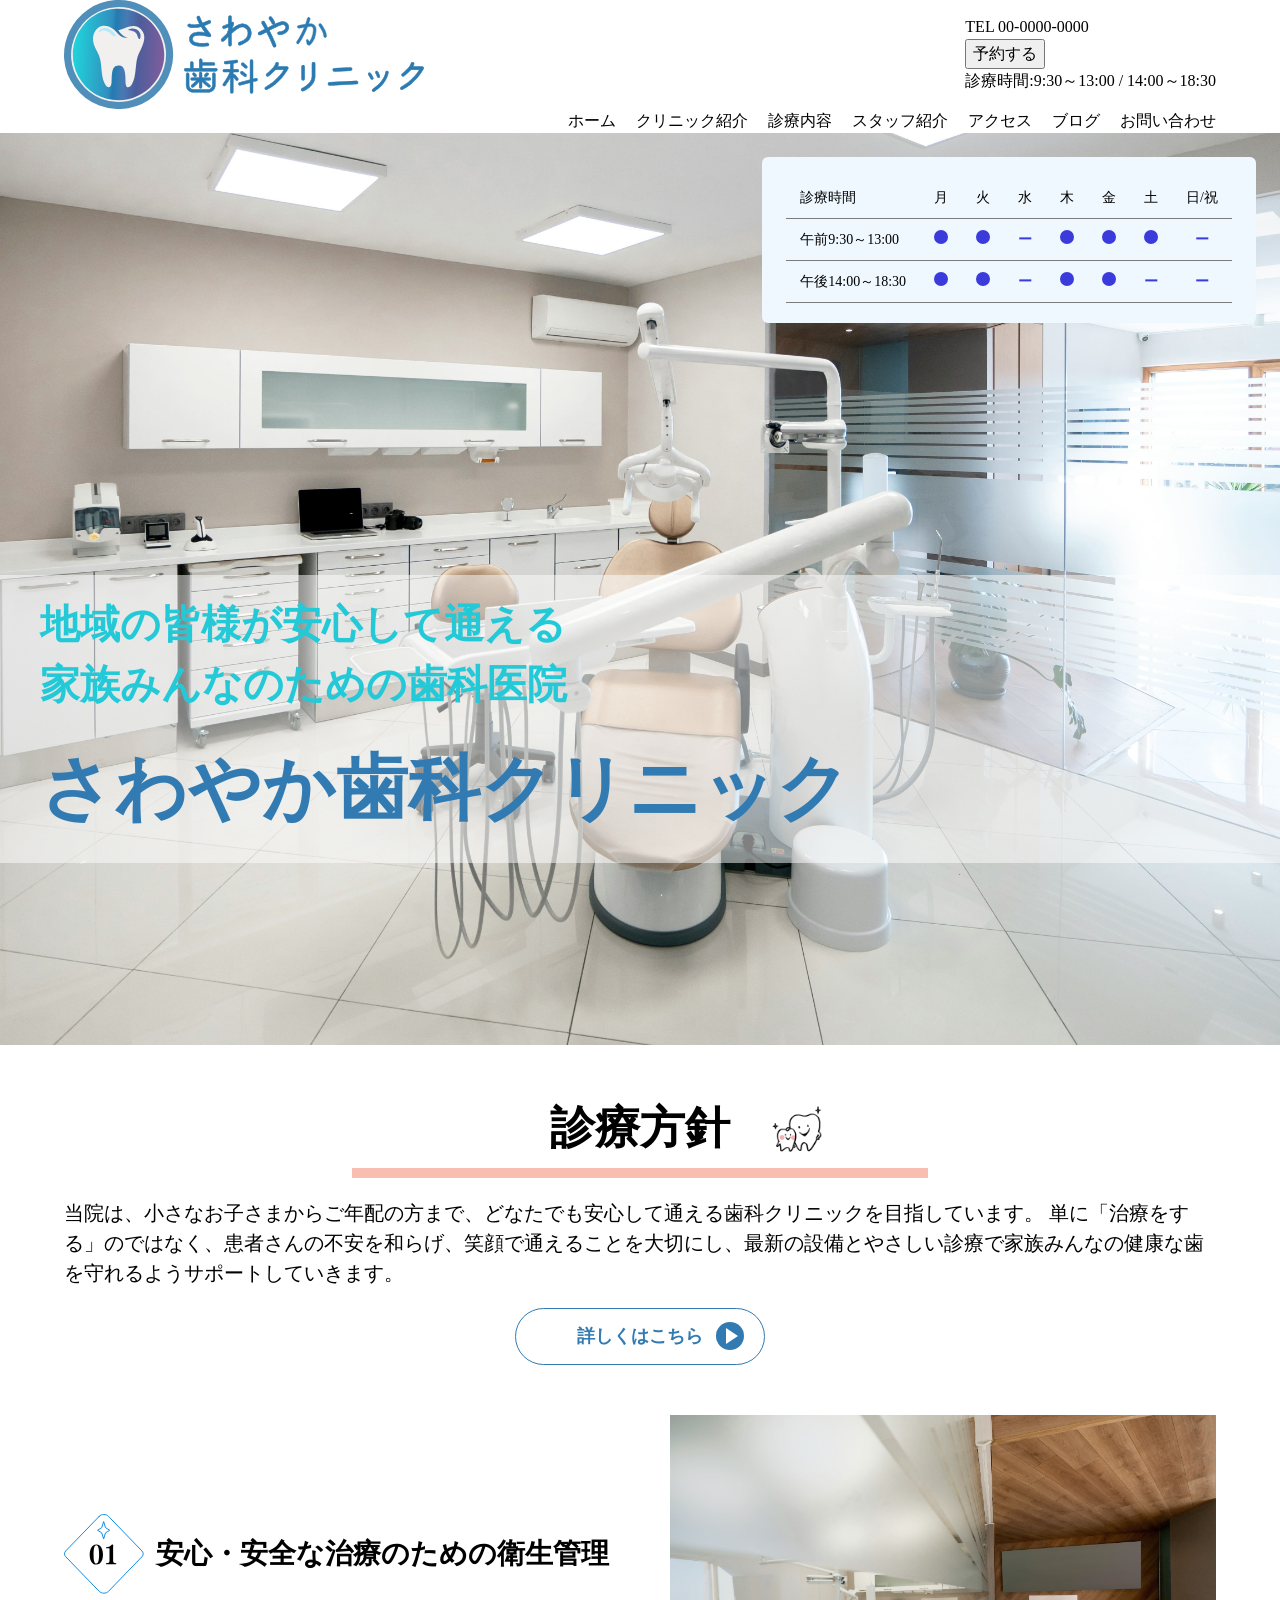
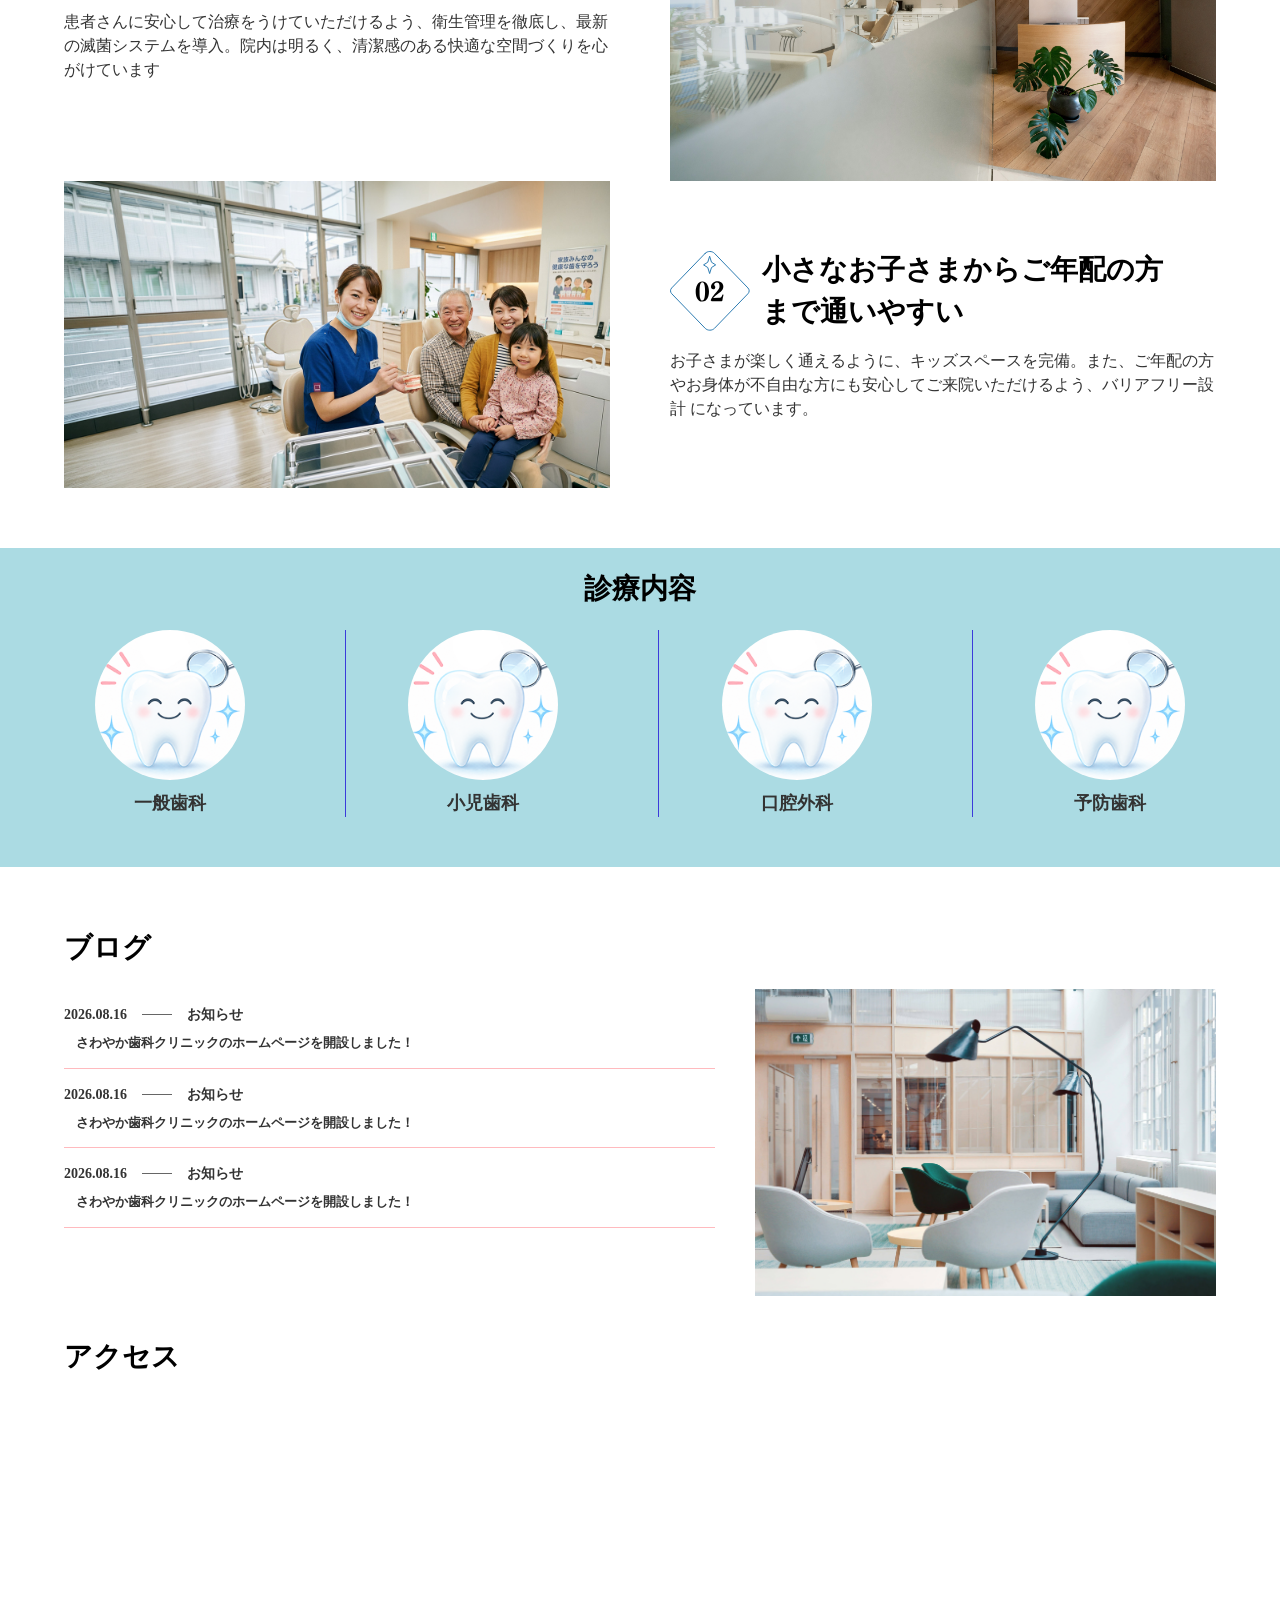
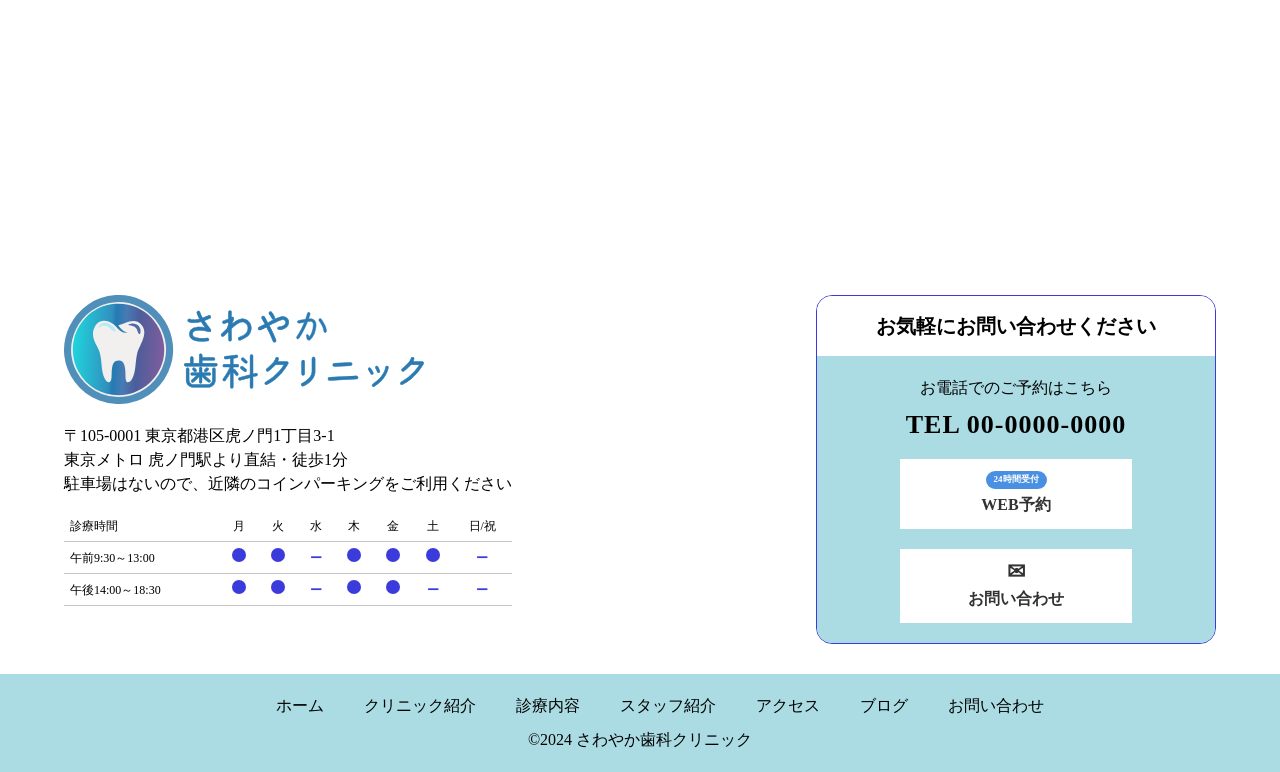
<file: site/index.html>
<!DOCTYPE html>
<html lang="ja">

<head>
  <meta charset="UTF-8">
  <meta name="viewport" content="width=device-width, initial-scale=1.0">
  <title>さわやか歯科クリニック | 港区虎ノ門</title>
  <link rel="stylesheet" href="css/reset.css">
  <link rel="stylesheet" href="css/style.css">

</head>

<body>
  <header>
    <div class="wrapper">
      <div class="header-inner">
        <h1><img src="img/logo2.svg" alt="さわやか歯科クリニック"></h1>
        <div>
          <p><a href="tel:00-0000-0000">TEL 00-0000-0000</a></p><button>予約する</button>
          <p>診療時間:9:30～13:00 / 14:00～18:30</p>
        </div>

      </div>
      <nav class="nav-pc">
        <ul>
          <li><a href="#home">ホーム</a></li>
          <li><a href="#clinic">クリニック紹介</a></li>
          <li><a href="#treatment">診療内容</a></li>
          <li><a href="#staff">スタッフ紹介</a></li>
          <li><a href="#access">アクセス</a></li>
          <li><a href="#blog">ブログ</a></li>
          <li><a href="#contact">お問い合わせ</a></li>
        </ul>
      </nav>
    </div>
  </header>
  <main>
    <div class="main-visual">
      <img class="hero-img" src="img/img3.jpg" alt="さわやか歯科クリニック">
      <div class="schedule-box">
        <table class="schedule-table">
          <thead>
            <tr>
              <th>診療時間</th>
              <th>月</th>
              <th>火</th>
              <th>水</th>
              <th>木</th>
              <th>金</th>
              <th>土</th>
              <th>日/祝</th>
            </tr>
          </thead>
          <tbody>
            <tr>
              <td>午前9:30～13:00</td>
              <td><span class="open"></span></td>
              <td><span class="open"></span></td>
              <td><span class="closed">ー</span></td>
              <td><span class="open"></span></td>
              <td><span class="open"></span></td>
              <td><span class="open"></span></td>
              <td><span class="closed">ー</span></td>
            </tr>
            <tr>
              <td>午後14:00～18:30</td>
              <td><span class="open"></span></td>
              <td><span class="open"></span></td>
              <td><span class="closed">ー</span></td>
              <td><span class="open"></span></td>
              <td><span class="open"></span></td>
              <td><span class="closed">ー</span></td>
              <td><span class="closed">ー</span></td>
            </tr>
          </tbody>
        </table>
      </div>

      <div class="main-visual-text">
        <p>地域の皆様が安心して通える<br>家族みんなのための歯科医院</p>
        <h2>さわやか歯科クリニック</h2>
      </div>
    </div>

    <section class="concept">
      <div class="wrapper">
        <h3 class="section-title-plan">診療方針</h3>

        <p>当院は、小さなお子さまからご年配の方まで、どなたでも安心して通える歯科クリニックを目指しています。
          単に「治療をする」のではなく、患者さんの不安を和らげ、笑顔で通えることを大切にし、最新の設備とやさしい診療で家族みんなの健康な歯を守れるようサポートしていきます。</p>
        <a href="#" class="btn">
          詳しくはこちら
          <span class="btn-icon">></span>
        </a>
      </div>
    </section>

    <section class="feature">
      <div class="wrapper">
        <div class="feature-inner">

          <div class="feature-item">
            <div class="feature-txt-box">
              <div class="feature-title">
                <img src="img/number-1.svg" alt="01" class="feature-num">
                <h4>安心・安全な治療のための衛生管理</h4>
              </div>
              <p>患者さんに安心して治療をうけていただけるよう、衛生管理を徹底し、最新の滅菌システムを導入。院内は明るく、清潔感のある快適な空間づくりを心がけています</p>
            </div>
            <figure class="feature-img">
              <img src="img/feature_1.jpg" alt="">
            </figure>
          </div>

          <div class="feature-item">
            <div class="feature-txt-box">
              <div class="feature-title">
                <img src="img/number-2.svg" alt="02" class="feature-num">
                <h4>小さなお子さまからご年配の方<br>まで通いやすい</h4>
              </div>
              <p>お子さまが楽しく通えるように、キッズスペースを完備。また、ご年配の方やお身体が不自由な方にも安心してご来院いただけるよう、バリアフリー設計 になっています。</p>
            </div>
            <figure class="feature-img">
              <img src="img/feature_2.jpg" alt="">
            </figure>
          </div>
        </div>
      </div>
    </section>

    <section class="treatment" id="treatment">
      <div class="wrapper">
        <h4 class="section-title">診療内容</h4>
        <div class="treatment-list">
          <div class="treatment-item">
            <a href="#">
              <div class="treatment-icon">
                <img src="img/dental-free.png" alt="一般歯科">
              </div>
              <h5 class="treatment-title">一般歯科</h5>
            </a>
          </div>
          <div class="treatment-item">
            <a href="#">
              <div class="treatment-icon">
                <img src="img/dental-free.png" alt="小児歯科">
              </div>
              <h5 class="treatment-title">小児歯科</h5>
            </a>
          </div>
          <div class="treatment-item">
            <a href="#">
              <div class="treatment-icon">
                <img src="img/dental-free.png" alt="口腔外科">
              </div>
              <h5 class="treatment-title">口腔外科</h5>
            </a>
          </div>
          <div class="treatment-item">
            <a href="#">
              <div class="treatment-icon">
                <img src="img/dental-free.png" alt="予防歯科">
              </div>
              <h5 class="treatment-title">予防歯科</h5>
            </a>
          </div>
        </div>
      </div>
    </section>

    <section class="blog" id="blog">
      <div class="wrapper">
        <h5 class="section-title">ブログ</h5>
        <div class="blog-inner">
          <ul class="blog-list">
            <li class="blog-item">
              <a href="#">
                <div class="blog-meta">
                  <p class="blog-date">2026.08.16</p>
                  <span class="blog-category">お知らせ</span>
                </div>
                <p class="blog-title">さわやか歯科クリニックのホームページを開設しました！</p>
              </a>
            </li>
            <li class="blog-item">
              <a href="#">
                <div class="blog-meta">
                  <p class="blog-date">2026.08.16</p>
                  <span class="blog-category">お知らせ</span>
                </div>
                <p class="blog-title">さわやか歯科クリニックのホームページを開設しました！</p>
              </a>
            </li>
            <li class="blog-item">
              <a href="#">
                <div class="blog-meta">
                  <p class="blog-date">2026.08.16</p>
                  <span class="blog-category">お知らせ</span>
                </div>
                <p class="blog-title">さわやか歯科クリニックのホームページを開設しました！</p>
              </a>
            </li>
          </ul>
          <figure class="blog-img">
            <img src="img/img8.jpg" alt="">
          </figure>
        </div>
      </div>
    </section>

    <!-- 医院情報・お問い合わせエリア -->
    <section class="info-contact">
      <div class="wrapper">
        <h5 class="section-title">アクセス</h5>
        <iframe class="map"
          src="https://www.google.com/maps/embed?pb=!1m18!1m12!1m3!1d3241.3081008692147!2d139.74734907634277!3d35.669414930622104!2m3!1f0!2f0!3f0!3m2!1i1024!2i768!4f13.1!3m3!1m2!1s0x60188b5f5a18eac5%3A0x2a8366f3652c80e1!2z5p2x5Lqs6JmO44OO6ZaA44Kw44Ot44O844OQ44Or44K544Kv44Ko44Ki!5e0!3m2!1sja!2sjp!4v1789470442594!5m2!1sja!2sjp"
          width="600" height="450" style="border:0;" allowfullscreen="" loading="lazy"
          referrerpolicy="strict-origin-when-cross-origin"></iframe>

        <div class="info-contact-inner">

          <!-- 左側：医院情報＆診療時間 -->
          <div class="clinic-info">
            <div class="clinic-logo">
              <img src="img/logo2.svg" alt="さわやか歯科クリニック">
            </div>
            <div class="clinic-address">
              <p>〒105-0001 東京都港区虎ノ門1丁目3-1</p>
              <p>東京メトロ 虎ノ門駅より直結・徒歩1分</p>
              <p>駐車場はないので、近隣のコインパーキングをご利用ください</p>
            </div>
            <table class="schedule-table-mini">
              <thead>
                <tr>
                  <th>診療時間</th>
                  <th>月</th>
                  <th>火</th>
                  <th>水</th>
                  <th>木</th>
                  <th>金</th>
                  <th>土</th>
                  <th>日/祝</th>
                </tr>
              </thead>
              <tbody>
                <tr>
                  <td>午前9:30～13:00</td>
                  <td><span class="open"></span></td>
                  <td><span class="open"></span></td>
                  <td><span class="closed">ー</span></td>
                  <td><span class="open"></span></td>
                  <td><span class="open"></span></td>
                  <td><span class="open"></span></td>
                  <td><span class="closed">ー</span></td>
                </tr>
                <tr>
                  <td>午後14:00～18:30</td>
                  <td><span class="open"></span></td>
                  <td><span class="open"></span></td>
                  <td><span class="closed">ー</span></td>
                  <td><span class="open"></span></td>
                  <td><span class="open"></span></td>
                  <td><span class="closed">ー</span></td>
                  <td><span class="closed">ー</span></td>
                </tr>
              </tbody>
            </table>
          </div>

          <!-- 右側：コンタクトボックス -->
          <div class="contact-box">
            <h4>お気軽にお問い合わせください</h4>
            <div class="contact-box-inner">
              <p class="tel-label">お電話でのご予約はこちら</p>
              <p class="tel-number"><a href="tel:00-0000-0000">TEL 00-0000-0000</a></p>
              <div class="contact-btns">
                <a href="#" class="btn-web">
                  <span class="badge">24時間受付</span>
                  <span class="btn-text">WEB予約</span>
                </a>
                <a href="#contact" class="btn-email">
                  <span class="icon-mail">✉</span>
                  <span class="btn-text">お問い合わせ</span>
                </a>
              </div>
            </div>
          </div>

        </div>
      </div>
    </section>
  </main>

  <footer>
    <nav class="footer-nav-pc">
      <ul>
        <li><a href="#home">ホーム</a></li>
        <li><a href="#clinic">クリニック紹介</a></li>
        <li><a href="#treatment">診療内容</a></li>
        <li><a href="#staff">スタッフ紹介</a></li>
        <li><a href="#access">アクセス</a></li>
        <li><a href="#blog">ブログ</a></li>
        <li><a href="#contact">お問い合わせ</a></li>
      </ul>
      <p class="copyright">&copy;2024 さわやか歯科クリニック</p>
    </nav>
  </footer>
</body>

</html>
</file>
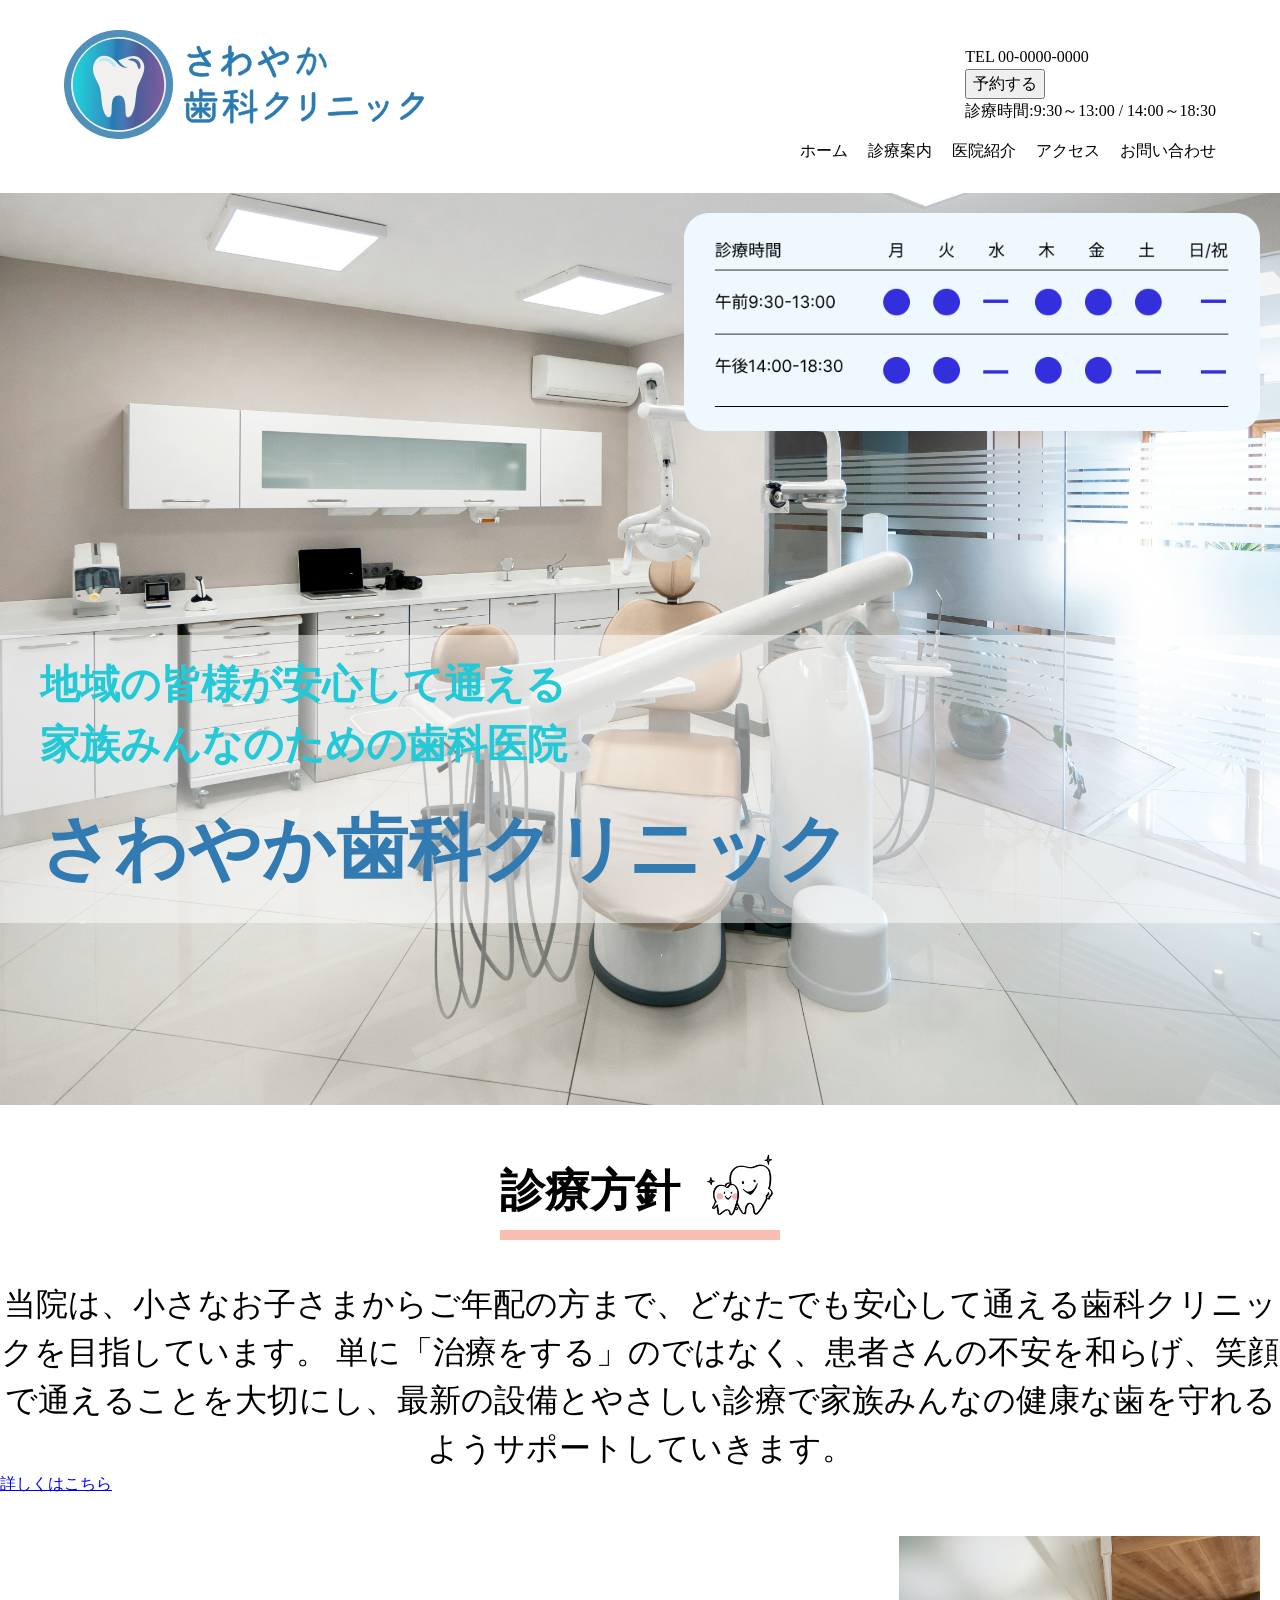
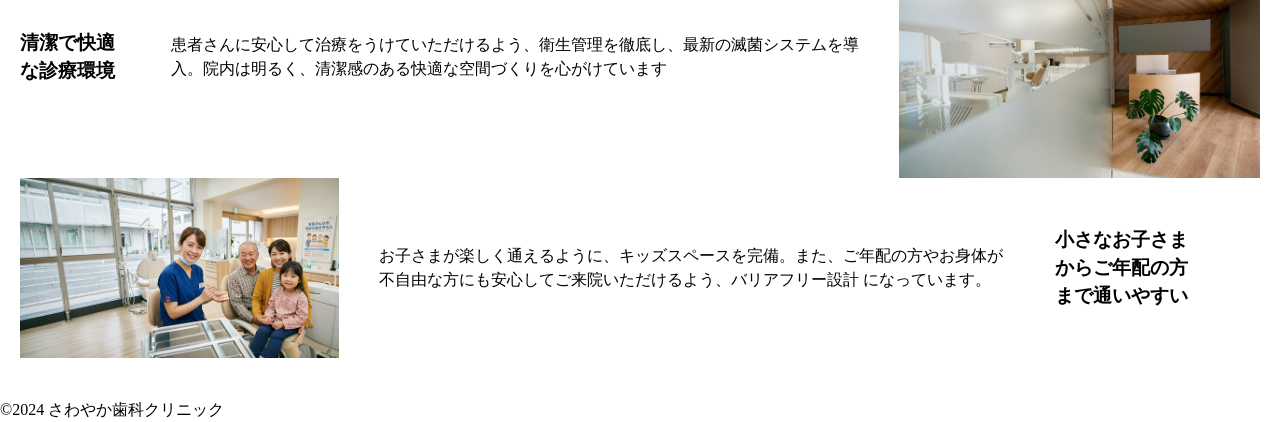
<file: site/site/index.html>
<!DOCTYPE html>
<html lang="ja">

<head>
  <meta charset="UTF-8">
  <meta name="viewport" content="width=device-width, initial-scale=1.0">
  <title>さわやか歯科クリニック | 港区虎ノ門</title>
  <link rel="stylesheet" href="css/reset.css">
  <link rel="stylesheet" href="css/style.css">

</head>

<body>
  <header>
    <div class="wrapper">
      <div class="header-inner">
        <h1><img src="img/logo2.svg" alt="さわやか歯科クリニック"></h1>
        <div>
          <p><a href="tel:00-0000-0000">TEL 00-0000-0000</a></p><button>予約する</button>
          <p>診療時間:9:30～13:00 / 14:00～18:30</p>
        </div>

      </div>
      <nav class="nav-pc">
        <ul>
          <li><a href="#home">ホーム</a></li>
          <li><a href="#treatment">診療案内</a></li>
          <li><a href="#clinic">医院紹介</a></li>
          <li><a href="#access">アクセス</a></li>
          <li><a href="#contact">お問い合わせ</a></li>
        </ul>
      </nav>
    </div>
  </header>
  <main>
    <div class="main-visual">
      <img class="hero-img" src="img/img3.jpg" alt="さわやか歯科クリニック">
      <img class="schedule-img" src="img/Schedule.png" alt="診療時間">
      <div class="main-visual-text">
        <p>地域の皆様が安心して通える<br>家族みんなのための歯科医院</p>
        <h2>さわやか歯科クリニック</h2>
      </div>
    </div>

    <section class="concept">
      <div class="title-wrap">
        <div class="title-inner">
          <h2 class="section-title">診療方針</h2>
          <img class="dental-1-img" src="img/dental_1.jpg" alt="">
        </div>
      </div>
      <P>当院は、小さなお子さまからご年配の方まで、どなたでも安心して通える歯科クリニックを目指しています。
        単に「治療をする」のではなく、患者さんの不安を和らげ、笑顔で通えることを大切にし、最新の設備とやさしい診療で家族みんなの健康な歯を守れるようサポートしていきます。</P>
      <a href="#" class="btn">詳しくはこちら</a>
    </section>

    <section class="feature">
      <div class="feature-inner">
        <div class="feature-item">
          <h3>清潔で快適な診療環境</h3>
          <p>患者さんに安心して治療をうけていただけるよう、衛生管理を徹底し、最新の滅菌システムを導入。院内は明るく、清潔感のある快適な空間づくりを心がけています</p>
          <figure class="feature__img">
            <img src="img/feature_1.jpg" alt="">
          </figure>
        </div>
        <div class="feature-item">
          <h3>小さなお子さまからご年配の方まで通いやすい</h3>
          <p>お子さまが楽しく通えるように、キッズスペースを完備。また、ご年配の方やお身体が不自由な方にも安心してご来院いただけるよう、バリアフリー設計 になっています。</p>
          <figure class="feature__img">
            <img src="img/feature_2.jpg" alt="">
          </figure>
        </div>
      </div>
    </section>

  </main>
  <footer>
    <p>&copy;2024 さわやか歯科クリニック</p>
  </footer>
</body>

</html>
</file>
<file: site/css/style.css>
@charset "UTF-8";

.wrapper {
  max-width: 1440px;
  margin: 0 auto;
  padding: 0 64px;
}

.header-inner {
  display: flex;
  justify-content: space-between;
  align-items: center;
}

header h1 img {
  width: 360px;
  height: auto;
}

.nav-pc ul {
  display: flex;
  justify-content: right;
  list-style: none;
  margin: 0;
  padding: 0;
}

.nav-pc li {
  margin-left: 20px;
}

header a {
  text-decoration: none;
  color: #000000;
  }


.main-visual {
  position: relative;
  width: 100%;
  margin-bottom:50px;
}

 .hero-img {
  width: 100%;
  height: auto;
  display: block;
}

/* スケジュール */
.schedule-box {
  position: absolute;
  top: 24px;  /* TOPからの位置を指定 */
  right: 24px; /* 右からの位置を指定 */
  background: #eff8ff; 
  border-radius: 6px;
  padding: 20px 24px;
  margin: 0 auto;
}

.schedule-table {
  width: 100%;
  border-collapse: collapse;/* セルを結合して線を一直線に */
  text-align: center;
}

.schedule-table th, .schedule-table td {
  padding: 10px 14px;
  text-align: center;
  font-size: 14px;
}

.schedule-table th:first-child, .schedule-table td:first-child {
  text-align: left;
  font-weight: normal;
}

.schedule-table thead th {
  font-weight: normal;
  border-bottom: 1px solid #7c7c7d;
}

.schedule-table tbody tr td {
 border-bottom: 1px solid #7c7c7d;
}


.open {
  display: inline-block;
  width: 14px;
  height: 14px;
  border-radius: 50%;
  background: #3b3bdb;
}

.closed {
  font-weight: bold;
  color: #3b3bdb;
}

/* 左側に配置 */
.main-visual-text {
  position: absolute;
  bottom:20%;
  left: 0;
  width: 100%;
  background-color: rgba(255, 255, 255, 0.5); /* 半透明の背景色 */
  box-sizing: border-box;
  padding: 20px 40px;
}

.main-visual-text p {
  font-size: 40px;
  line-height: 1.5;
  font-weight: bold;
  color: #23C9D7;
  margin: 0;
}

.main-visual-text h2 {
  font-size: 72px;
  font-weight: bold;
  margin: 20px 0 0;
  color: #317BB2;
}

/* =======================================================================
    　診療方針/タイトルと画像の横並び
======================================================================= */
.title-wrap {
  margin: 40px 20px; 
}

.title-inner {
  display:inline-block;
  margin: 0 auto;
}

h3 {
  font-size: 45px;
  display: flex;
  justify-content: center;
  align-items: center;
  width:50%;
  margin:0 auto 20px;
  padding:0 50px 5px 50px; 
  border-bottom: 10px solid #F9BEB2;
  text-align: center;
  position: relative;
}

.section-title-plan::after {
  content: ""; 
  display: inline-block;
  width: 50px;
  height: 50px;
  background-image: url("../img/dental_1.jpg"); /* 画像のパス */
  background-repeat: no-repeat;
  background-size:contain; /* 画像のサイズを調整 */
  position: absolute;
  left: 420px; /* 画像の位置を調整 */

}

.dental-1-img {
  height: auto;
  width: 80px;/* 画像の大きさ */
}

.concept {
margin-bottom: 50px;
}

.concept p {
  font-size: 20px;
}


/* ボタンのスタイル */
.btn {
  display: flex;
  align-items: center;
  justify-content: center;
  position: relative;
  width: 250px;          /* ボタンの横幅 */
  max-width: 100%;
  margin: 20px auto 0;   /* 上部に余白を取り、中央寄せ */
  padding: 14px 20px;
  background-color: #fff;
  color: #327BB2;        /* 文字色（青系） */
  font-size: 18px;
  font-weight: bold;
  text-decoration: none;
  border: 1.5px solid #327BB2; /* 枠線 */
  border-radius: 50px;   /* 丸み */
  box-sizing: border-box;
}

.btn:hover {
  opacity: 0.8;
}

/* 右側の丸い矢印アイコン */
.btn-icon {
  position: absolute;
  right: 20px;            /* ボタンの右端からの距離 */
  width: 28px;
  height: 28px;
  background-color: #327BB2;
  border-radius: 50%;
  display: flex;
  align-items: center;
}

/* 矢印（CSSで三角形を作成） */
.btn-icon::after {
  content: "";
  width: 0; /* 要素自体のサイズをゼロにする */
  height: 0; /* 要素自体のサイズをゼロにする */
  border-top: 8px solid transparent; /* （幅）底辺の長さ・透明にする */
  border-bottom: 8px solid transparent; /* （幅）底辺の長さ・透明にする */
  border-left: 12px solid #fff; /* 底辺から頂点までの距離 */    
}

/* =======================================================================
    　feature 大切にしていること
======================================================================= */

.feature-inner {
  display: flex;
  flex-direction: column;
  margin-bottom: 60px;
}

.feature-item {
  display: flex;
  align-items: center;
}

/* 2つ目のitemだけ左右を反転させる */
.feature-item:nth-child(2) {
  flex-direction: row-reverse;
}
/* 1つ目(左上)のtxt-boxは右側に余白 */
.feature-item:nth-child(1) .feature-txt-box {
  padding-right: 60px;
}

/* 2つ目(右下)のtxt-boxは左側に余白 */
.feature-item:nth-child(2) .feature-txt-box {
  padding-left: 60px;
}

.feature-txt-box {
  flex: 1;
}

.feature-img {
  flex: 1;
  margin: 0;
}

.feature-img img {
  width: 100%;
  height: auto;
  display: block;
}

.feature-title {
  display: flex;
  align-items: center;
  gap: 12px;
  margin-bottom: 16px;
}

.feature-num {
  width: 80px;
  height: 80px;
}

.feature-title h4 {
  font-size: 28px;
  margin: 0;
}

.feature-item p {
  font-size: 16px;
  color: #333;
}

/* =======================================================================
    診療内容
======================================================================= */
.treatment {
  background-color: #ABDBE3;
  padding-bottom: 50px;
}

.section-title {
  font-size: 28px;
  text-align: center;
  padding: 20px 0;
}

.treatment-list {
  display: flex;
  justify-content: space-around;
}

.treatment-item {
  align-items: center;
  padding-right: 100px;
  border-right: 1px solid #3b3bdb;
}

.treatment-icon img {
  width: 150px;
  height: 150px;
  border-radius: 50%;/* 画像を丸くする */
}

.treatment-item a {
  text-decoration: none;
  color:#333;
}

.treatment-item:last-child {
  border-right: none;
  padding-right: 0;
}

.treatment h5 {
  font-size: 18px;
  text-align: center;
  margin-top: 10px;
}

/* =======================================================================
    ブログ
======================================================================= */
.blog {
  margin-top: 40px;
}

.blog .section-title {
  text-align: left;
}

.blog-inner {
  display: flex;
  justify-content: space-between;
  gap: 40px;
}

.blog-img {
  width: 40%;
}

.blog-list {
  flex: 1;
  list-style: none;
  padding: 0;
}

.blog-item {
  border-bottom: 1px solid #ffbabe;
  padding: 15px 0;
}

.blog-item a {
  text-decoration: none;
  color: #333;
}

/* ブログメタ情報（日付・ライン・カテゴリー） */
.blog-meta {
  display: flex; /* 横並び */
  align-items: center;
  gap: 15px; /* 要素間の余白 */
  font-size: 14px;
  font-weight: bold;
  color: #333;
  margin-bottom: 8px;
}

/* カテゴリーの前に線を挿入 */
.blog-category {
  display: flex;
  align-items: center;
  gap: 15px;
}

.blog-category::before {
  content: "";
  display: block;
  width: 30px; /* 線の長さ */
  height: 1px; /* 線の太さ */
  background-color: #666; /* 線の色 */
}

/* タイトル（記事名）の微調整 */
.blog-title {
  font-size: 13px;
  font-weight: bold;
  padding-left: 12px; /* 画像通り少し右にインデント */
}

/* =======================================================================
    アクセス
======================================================================= */
.info-contact {
  margin-top: 20px;
}

.info-contact .section-title {
  text-align: left;
}

.info-contact-inner {
  display: flex;
  justify-content: space-between;
  gap:40px;
  align-self: flex-start;
}

.clinic-address {
  margin-bottom: 15px;
}


.map {
  width: 100%;
  margin-bottom: 40px;
}
/* ==========================================
   医院情報 & お問い合わせ (Info & Contact)
   ========================================== */
.info-contact {
  margin-bottom: 30px;
}

.clinic-logo img {
  width: 360px;
  height: auto;
  margin-bottom: 20px;
}

.schedule-table-mini {
  width: 100%;
  border-collapse: collapse;
  text-align: center;
  font-size: 12px;
}

.schedule-table-mini th,
.schedule-table-mini td {
  font-weight: normal;
  padding: 6px;
  border-bottom: 1px solid #c6c4c4;
}

.schedule-table-mini th:first-child, .schedule-table-mini td:first-child {
  text-align: left;
  font-weight: normal;
}

/* 右側コンタクトボックス */
.contact-box {
  width: 400px;
  border: 1px solid #3b3bdb;
  border-radius: 16px;
  overflow: hidden;
  text-align: center;
}

.contact-box h4 {
  font-size: 20px;
  padding: 15px 0;
  background-color: #fff;
}

.contact-box-inner {
  background-color: #ABDBE3;
  padding: 20px;
}

.tel-label {
  font-size: 16px;
  margin-bottom: 5px;
}

.tel-number {
  font-size: 26px;
  font-weight: bold;
  margin-bottom: 15px;
  letter-spacing: 1px;
}
.tel-number a {
  text-decoration: none;
  color: #000000;
}
  
 .contact-btns {
  display: flex;
  flex-direction: column;
  align-items: center;
  gap: 20px;
}

.btn-web,
.btn-email {
  display: flex;
  flex-direction: column;/* アイコン/バッジと文字を縦並びにする */
  align-items: center;
  justify-content: center;
  background-color: #fff;
  text-decoration: none;
  color: #333;
  width:65%;/* ボタン幅を縮小（数値で幅を自由に微調整可能） */
  padding: 12px;
  font-weight: bold;
}

/* 24時間受付バッジ */
.badge{
  font-size: 9px;
  background-color: #4a90e2;
  color: #fff;
  padding: 2px 8px;
  border-radius: 10px;
  margin-bottom: 4px;
}

/* メールアイコン */
.icon-mail {
  font-size: 22px;
  line-height: 1;
  margin-bottom: 4px; /* アイコン下に余白を付けて縦並び */
  margin-right: 0;   /* 横余白のリセット */
}

.btn-text {
  margin-top: 0;
  font-size: 16px;
}


.footer-nav-pc {
  background-color: #ABDBE3;
  padding: 20px;
}

.footer-nav-pc ul {
  display: flex;
  justify-content: center;
  list-style: none;
  margin: 0;
  padding: 0;
}

.footer-nav-pc li {
  margin-left: 40px;
}

footer a {
  text-decoration: none;
  color: #000000;
  }

  .copyright {
    text-align: center;
    padding-top: 10px;
  }
</file>
<file: site/site/css/style.css>
@charset "UTF-8";

.wrapper {
  max-width: 1440px;
  margin: 30px auto;
  padding: 0 64px;
}

.header-inner {
  display: flex;
  justify-content: space-between;
  align-items: center;
}

header h1 img {
  width: 360px;
  height: auto;
}

.nav-pc ul {
  display: flex;
  justify-content: right;
  list-style: none;
  margin: 0;
  padding: 0;
}

.nav-pc li {
  margin-left: 20px;
}

header a {
  text-decoration: none;
  color: #000000;
  }


.main-visual {
  position: relative;
  width: 100%;
  max-width: 1440px;
  margin: 0 auto;
}

 .hero-img {
  width: 100%;
  height: auto;
  display: block;
}

/* 右上に配置 */
 .schedule-img {
  position: absolute;
  top: 20px;/*topを基準に下へ移動 */
  right: 20px;/*右端を基準に横へ移動 */
  width: 45%;/*親用に対して45％ */
  max-width: 600px;
  Z-index: 2;/*要素の重なり順 */
}
/* 左側に配置 */
.main-visual-text {
  position: absolute;
  bottom:20%;
  left: 0;
  width: 100%;
  background-color: rgba(255, 255, 255, 0.5); /* 半透明の背景色 */
  box-sizing: border-box;
  padding: 20px 40px;
}

.main-visual-text p {
  font-size: 40px;
  line-height: 1.5;
  font-weight: bold;
  color: #23C9D7;
  margin: 0;
}

.main-visual-text h2 {
  font-size: 72px;
  font-weight: bold;
  margin: 20px 0 0;
  color: #317BB2;
}

/* =======================================================================
    タイトルと画像の横並び
======================================================================= */
.title-wrap {
  display: flex;
  justify-content: center; /* 全体を中央寄せ */
  margin: 40px 20px; 
}

/* ▼ 文字と画像の塊（Flexboxで横並び・下揃えにする） */
.title-inner {
  display: inline-flex; /* 中身の幅に合わせるかつFlexコンテナにする */
  align-items: flex-end; /* タイトルと画像の下揃え */
  gap: 20px; /* タイトルと画像の間の余白 */
  padding-bottom: 5px; /* 下の文章（pタグ）との間の余白 */
  border-bottom: 10px solid #F9BEB2; /* アンダーラインを引く */
}

.section-title {
  font-size: 45px;
  margin: 0;
}

.dental-1-img {
  height: auto;
  width: 80px;/* 画像の大きさ */
}

.concept p {
  line-height: 1.5;
  font-size: 32px;
  text-align: center;
}

.feature {
  max-width: 1440px;
  margin: 0 auto;
  padding:40px 20px;
}

.feature-inner {
  display: flex;
  flex-direction: column; /* 縦並び */
}

.feature-item {
  display: flex;
  align-items: center; /* 中央寄せ */
  justify-content: space-between; /* 左右に配置 */
  gap: 40px; /* タイトルと文章の間の余白 */
}

.feature-item:nth-child(even) {
  flex-direction: row-reverse; /* 偶数番目のカードは逆順にする */
}

.feature__img {
  width: 50%;
  height: auto;
}
</file>
